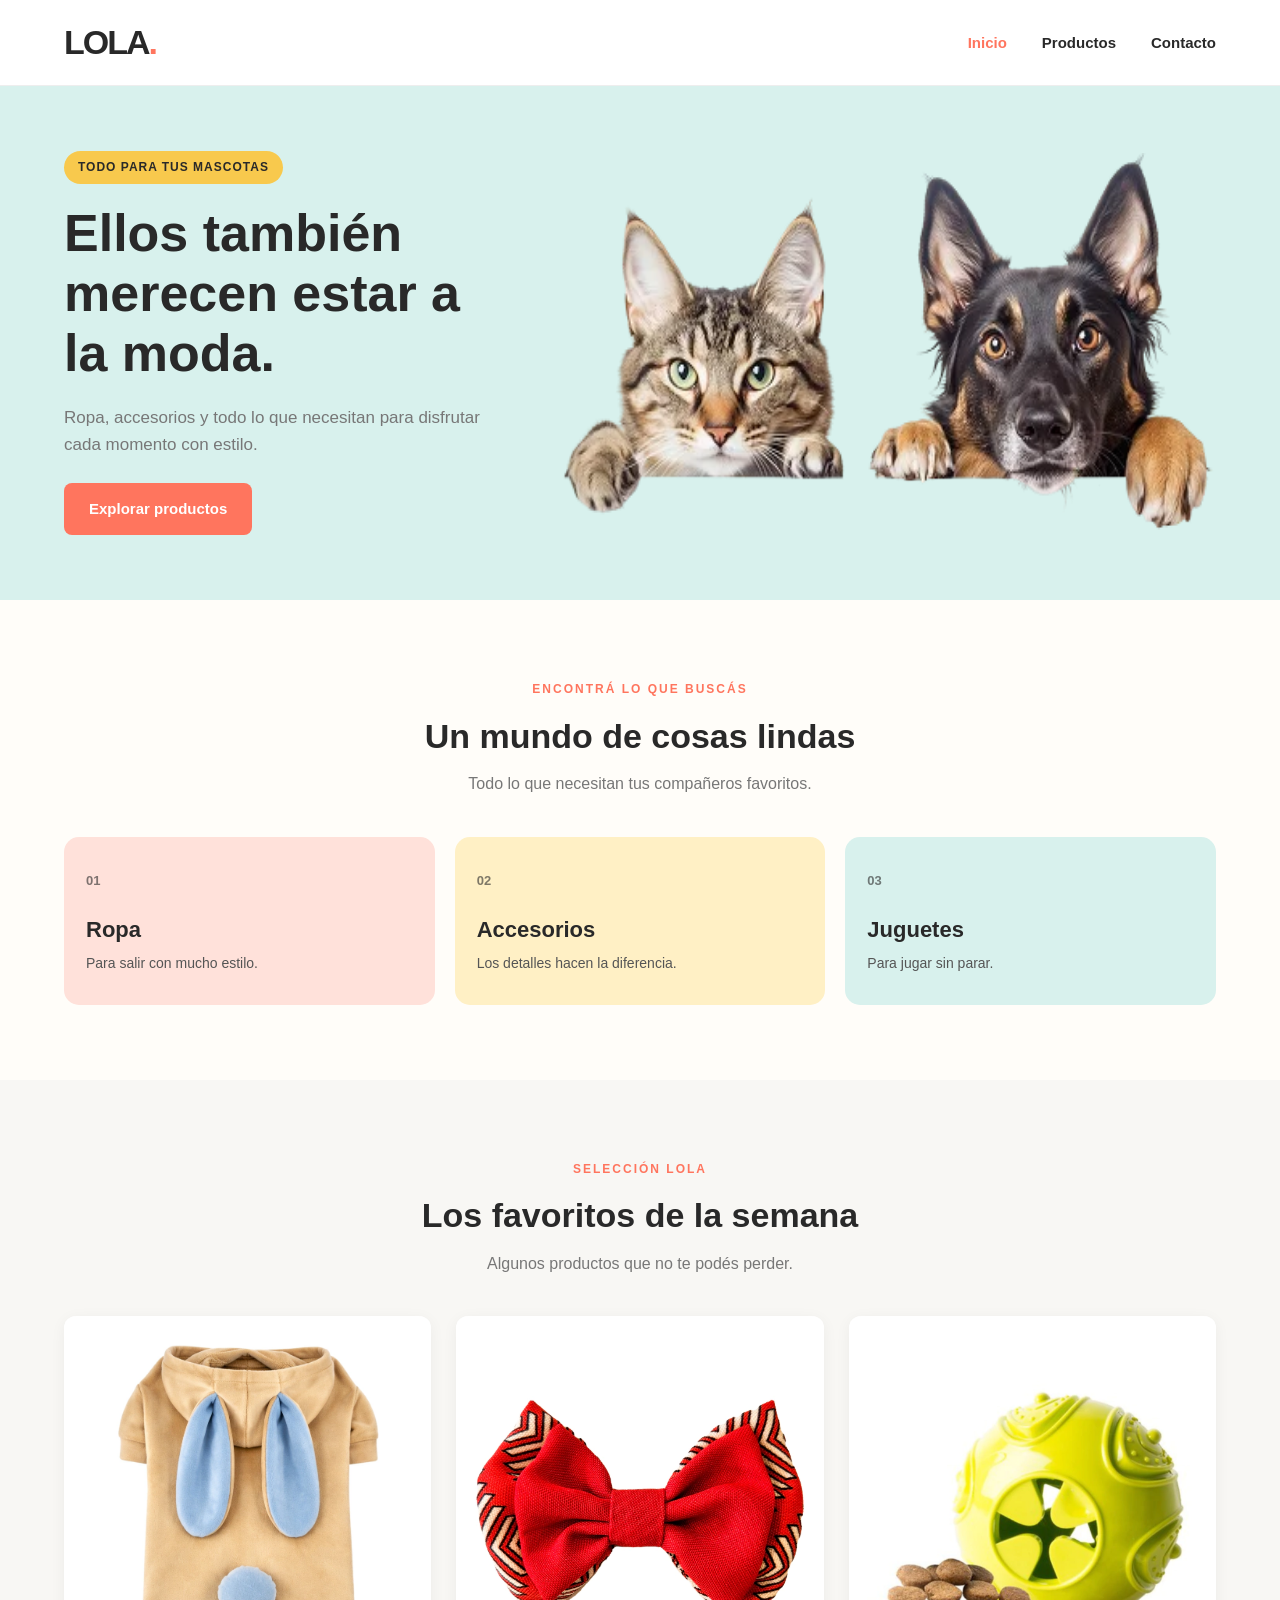
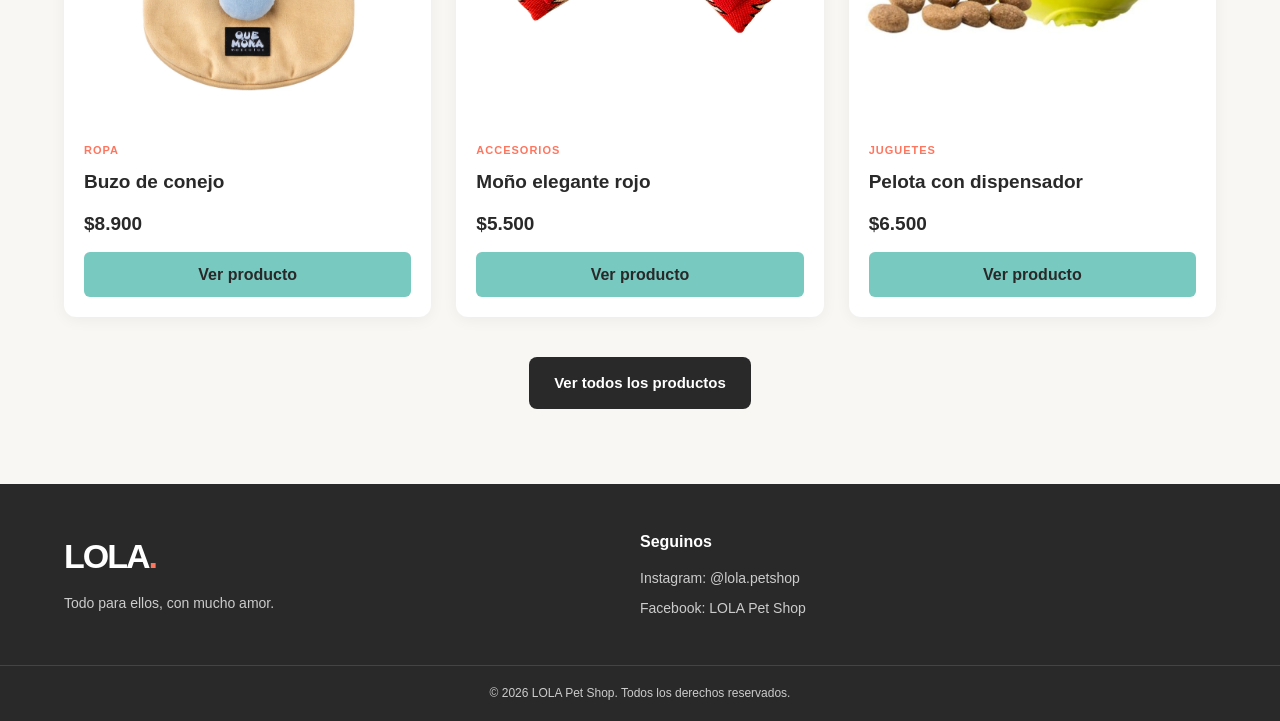
<file: index.html>
<!DOCTYPE html>
<html lang="es">
<head>
    <meta charset="UTF-8">
    <meta name="viewport" content="width=device-width, initial-scale=1.0">
    <title>LOLA | Tienda para mascotas</title>
    <link rel="stylesheet" href="estilos.css">
</head>

<body>

    <!-- ENCABEZADO -->
    <header>
        <div class="contenedor encabezado">

            <a href="index.html" class="logo">LOLA<span>.</span></a>

            <nav>
                <ul class="menu">
                    <li><a href="index.html" class="activo">Inicio</a></li>
                    <li><a href="productos.html">Productos</a></li>
                    <li><a href="contacto.html">Contacto</a></li>
                </ul>
            </nav>

        </div>
    </header>


    <main>

        <!-- BANNER PRINCIPAL -->
        <section class="banner">
            <div class="contenedor banner-contenido">

                <div class="banner-texto">
                    <span class="etiqueta">TODO PARA TUS MASCOTAS</span>

                    <h1>Ellos también merecen estar a la moda.</h1>

                    <p>
                        Ropa, accesorios y todo lo que necesitan
                        para disfrutar cada momento con estilo.
                    </p>

                    <a href="productos.html" class="boton">
                        Explorar productos
                    </a>
                </div>

                <div class="banner-imagen">
                    <img src="img/cat-dog.webp" alt="Perro y gato con accesorios">
                </div>

            </div>
        </section>


        <!-- CATEGORÍAS -->
        <section class="seccion contenedor">

            <div class="titulo-seccion">
                <span class="subtitulo">ENCONTRÁ LO QUE BUSCÁS</span>
                <h2>Un mundo de cosas lindas</h2>
                <p>Todo lo que necesitan tus compañeros favoritos.</p>
            </div>

            <div class="categorias">

                <a href="productos.html#ropa" class="categoria categoria-coral">
                    <span class="categoria-icono">01</span>
                    <h3>Ropa</h3>
                    <p>Para salir con mucho estilo.</p>
                </a>

                <a href="productos.html#accesorios" class="categoria categoria-amarillo">
                    <span class="categoria-icono">02</span>
                    <h3>Accesorios</h3>
                    <p>Los detalles hacen la diferencia.</p>
                </a>

                <a href="productos.html#juguetes" class="categoria categoria-turquesa">
                    <span class="categoria-icono">03</span>
                    <h3>Juguetes</h3>
                    <p>Para jugar sin parar.</p>
                </a>

            </div>

        </section>


        <!-- PRODUCTOS DESTACADOS -->
        <section class="seccion destacados">

            <div class="contenedor">

                <div class="titulo-seccion">
                    <span class="subtitulo">SELECCIÓN LOLA</span>
                    <h2>Los favoritos de la semana</h2>
                    <p>Algunos productos que no te podés perder.</p>
                </div>

                <div class="productos-grid">

                    <article class="producto">
                        <img src="img/Conejo.webp" alt="Buzo de conejo">

                        <div class="producto-info">
                            <span class="categoria-producto">ROPA</span>
                            <h3>Buzo de conejo</h3>
                            <p class="precio">$8.900</p>
                            <a href="productos.html" class="boton-producto">
                                Ver producto
                            </a>
                        </div>
                    </article>

                    <article class="producto">
                        <img src="img/Moño.webp" alt="Moño para mascotas">

                        <div class="producto-info">
                            <span class="categoria-producto">ACCESORIOS</span>
                            <h3>Moño elegante rojo</h3>
                            <p class="precio">$5.500</p>
                            <a href="productos.html" class="boton-producto">
                                Ver producto
                            </a>
                        </div>
                    </article>

                    <article class="producto">
                        <img src="img/Pelota con dispensador.webp" alt="Pelota con dispensador">

                        <div class="producto-info">
                            <span class="categoria-producto">JUGUETES</span>
                            <h3>Pelota con dispensador</h3>
                            <p class="precio">$6.500</p>
                            <a href="productos.html" class="boton-producto">
                                Ver producto
                            </a>
                        </div>
                    </article>

                </div>

                <div class="centrar">
                    <a href="productos.html" class="boton boton-secundario">
                        Ver todos los productos
                    </a>
                </div>

            </div>

        </section>


    </main>


    <!-- PIE DE PÁGINA -->
    <footer>
        <div class="contenedor footer-contenido">

            <div>
                <a href="index.html" class="logo logo-footer">LOLA<span>.</span></a>
                <p>Todo para ellos, con mucho amor.</p>
            </div>

            <div>
                <h3>Seguinos</h3>
                <p>Instagram: <a href="https://www.instagram.com" target="_blank">@lola.petshop</a></p>
                <p>Facebook: <a href="https://www.facebook.com" target="_blank">LOLA Pet Shop</a></p>
            </div>

        </div>

        <div class="footer-final">
            <p>© 2026 LOLA Pet Shop. Todos los derechos reservados.</p>
        </div>
    </footer>

</body>
</html>
</file>
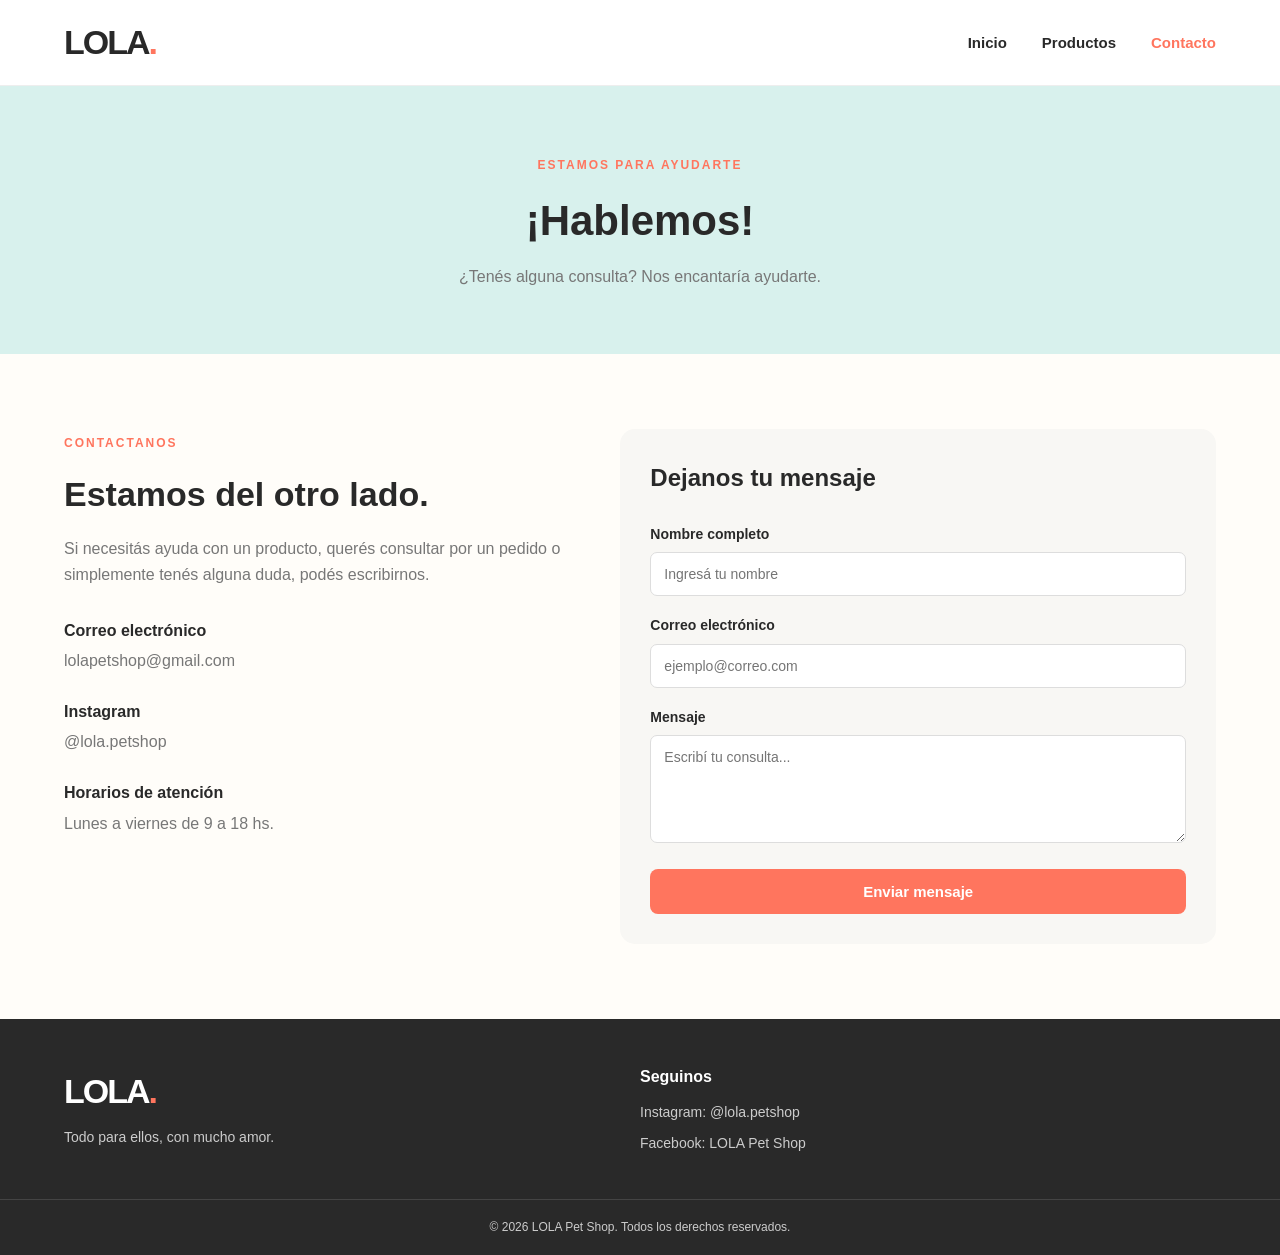
<file: contacto.html>
<!DOCTYPE html>
<html lang="es">
<head>
    <meta charset="UTF-8">
    <meta name="viewport" content="width=device-width, initial-scale=1.0">
    <title>Contacto | LOLA</title>
    <link rel="stylesheet" href="estilos.css">
</head>

<body>

    <header>
        <div class="contenedor encabezado">

            <a href="index.html" class="logo">LOLA<span>.</span></a>

            <nav>
                <ul class="menu">
                    <li><a href="index.html">Inicio</a></li>
                    <li><a href="productos.html">Productos</a></li>
                    <li><a href="contacto.html" class="activo">Contacto</a></li>
                </ul>
            </nav>


        </div>
    </header>


    <main>

        <section class="encabezado-pagina">
            <div class="contenedor">
                <span class="subtitulo">ESTAMOS PARA AYUDARTE</span>
                <h1>¡Hablemos!</h1>
                <p>¿Tenés alguna consulta? Nos encantaría ayudarte.</p>
            </div>
        </section>


        <section class="seccion contenedor contacto-contenido">

            <div class="contacto-info">

                <span class="subtitulo">CONTACTANOS</span>
                <h2>Estamos del otro lado.</h2>

                <p>
                    Si necesitás ayuda con un producto, querés consultar
                    por un pedido o simplemente tenés alguna duda,
                    podés escribirnos.
                </p>

                <div class="dato-contacto">
                    <h3>Correo electrónico</h3>
                    <p>lolapetshop@gmail.com</p>
                </div>

                <div class="dato-contacto">
                    <h3>Instagram</h3>
                    <p>@lola.petshop</p>
                </div>

                <div class="dato-contacto">
                    <h3>Horarios de atención</h3>
                    <p>Lunes a viernes de 9 a 18 hs.</p>
                </div>

            </div>


            <!-- FORMULARIO -->
            <div class="formulario-contenedor">

                <h2>Dejanos tu mensaje</h2>

                <form action="#" method="post">

                    <div class="campo">
                        <label for="nombre">Nombre completo</label>
                        <input
                            type="text"
                            id="nombre"
                            name="nombre"
                            placeholder="Ingresá tu nombre"
                            required
                        >
                    </div>

                    <div class="campo">
                        <label for="email">Correo electrónico</label>
                        <input
                            type="email"
                            id="email"
                            name="email"
                            placeholder="ejemplo@correo.com"
                            required
                        >
                    </div>


                    <div class="campo">
                        <label for="mensaje">Mensaje</label>
                        <textarea
                            id="mensaje"
                            name="mensaje"
                            rows="5"
                            placeholder="Escribí tu consulta..."
                            required
                        ></textarea>
                    </div>

                    <button type="submit" class="boton">
                        Enviar mensaje
                    </button>

                </form>

            </div>

        </section>

    </main>


    <footer>
        <div class="contenedor footer-contenido">

            <div>
                <a href="index.html" class="logo logo-footer">LOLA<span>.</span></a>
                <p>Todo para ellos, con mucho amor.</p>
            </div>

            <div>
                <h3>Seguinos</h3>
                <p>Instagram: <a href="https://www.instagram.com" target="_blank">@lola.petshop</a></p>
                <p>Facebook: <a href="https://www.facebook.com" target="_blank">LOLA Pet Shop</a></p>
            </div>

        </div>

        <div class="footer-final">
            <p>© 2026 LOLA Pet Shop. Todos los derechos reservados.</p>
        </div>
    </footer>

</body>
</html>
</file>
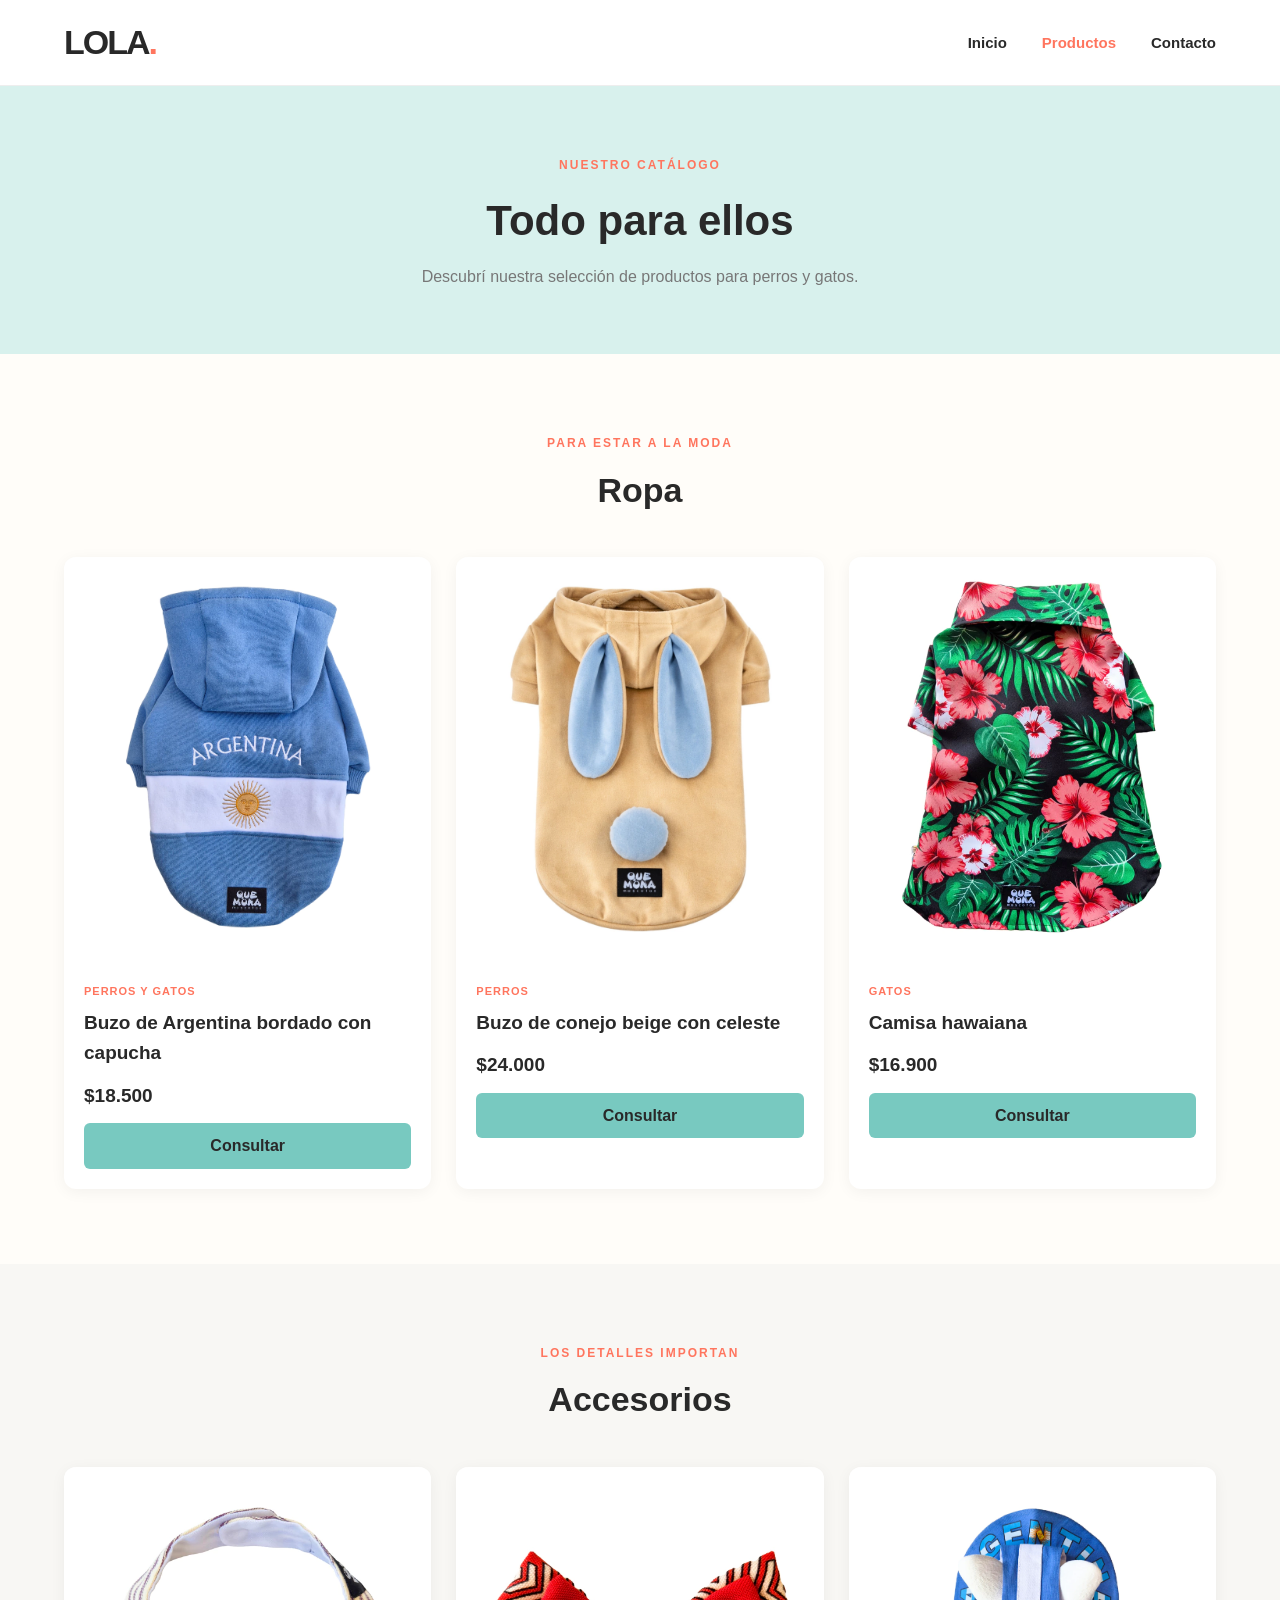
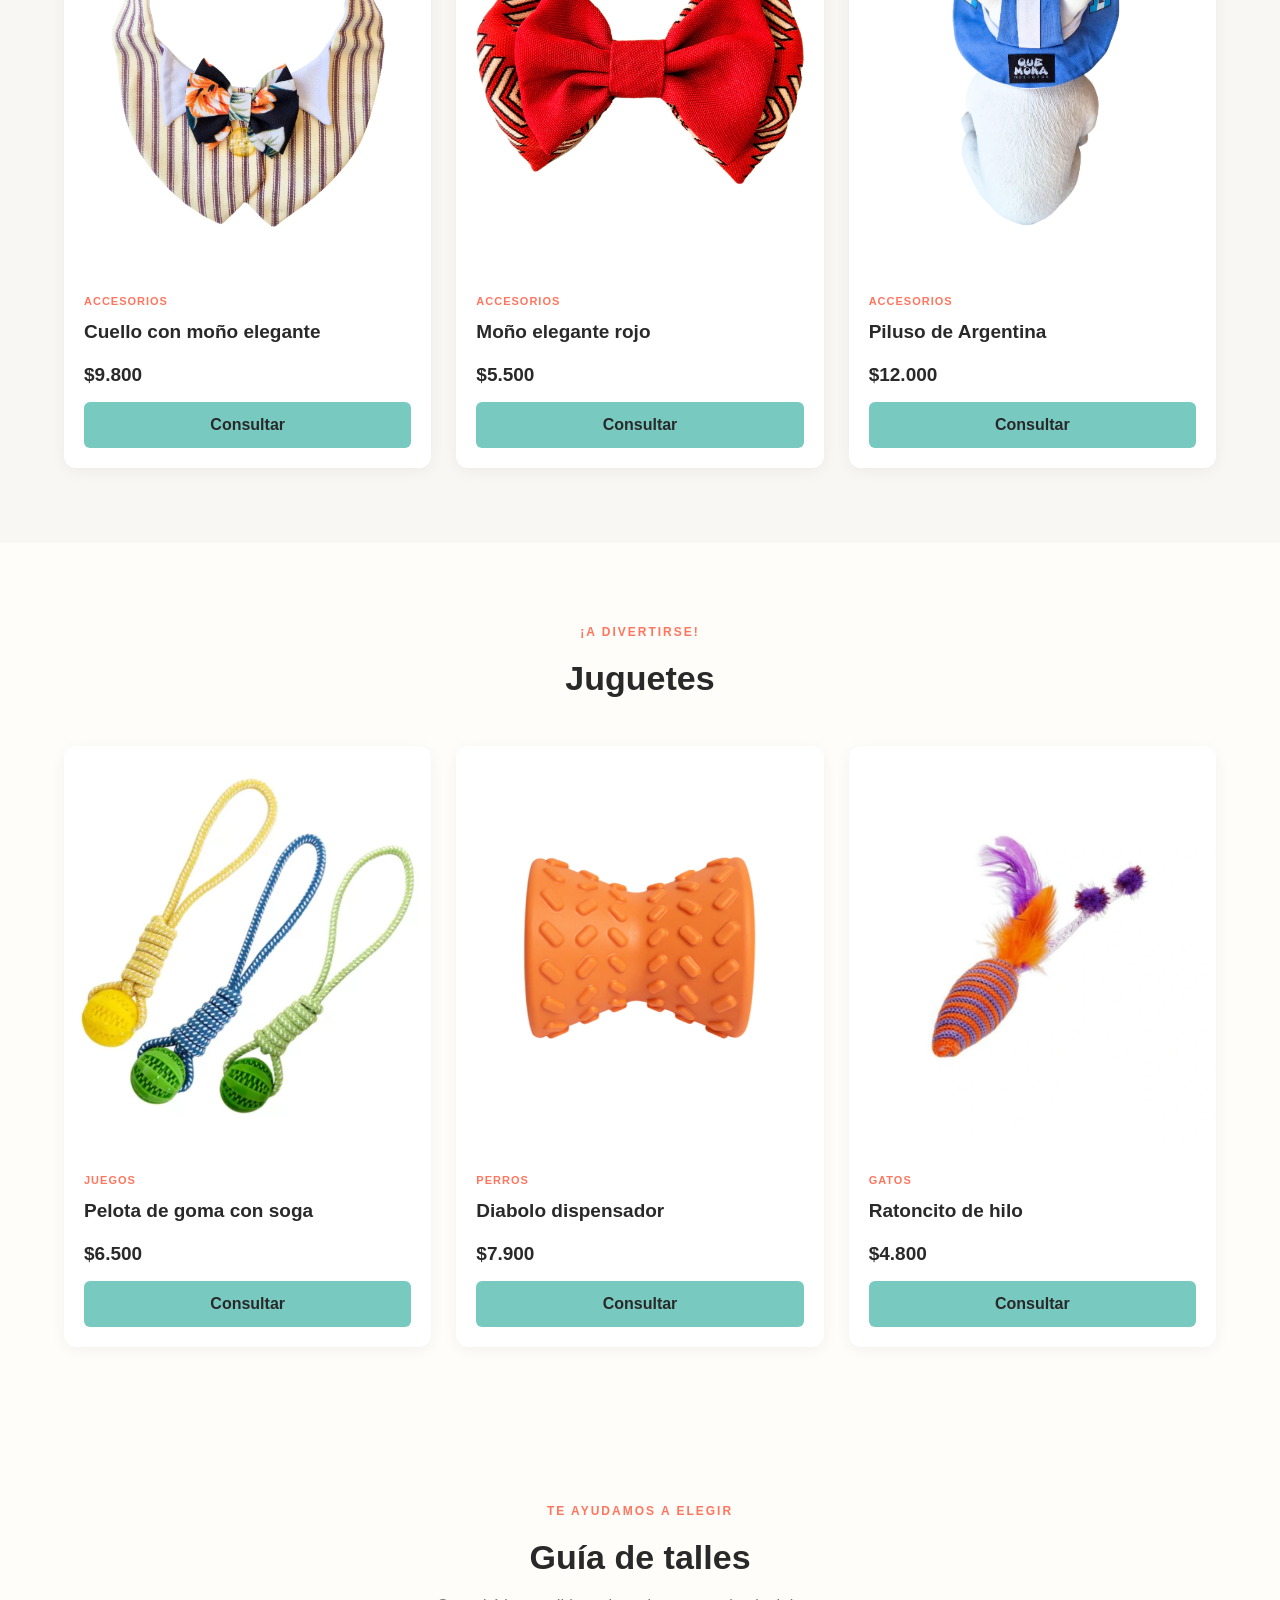
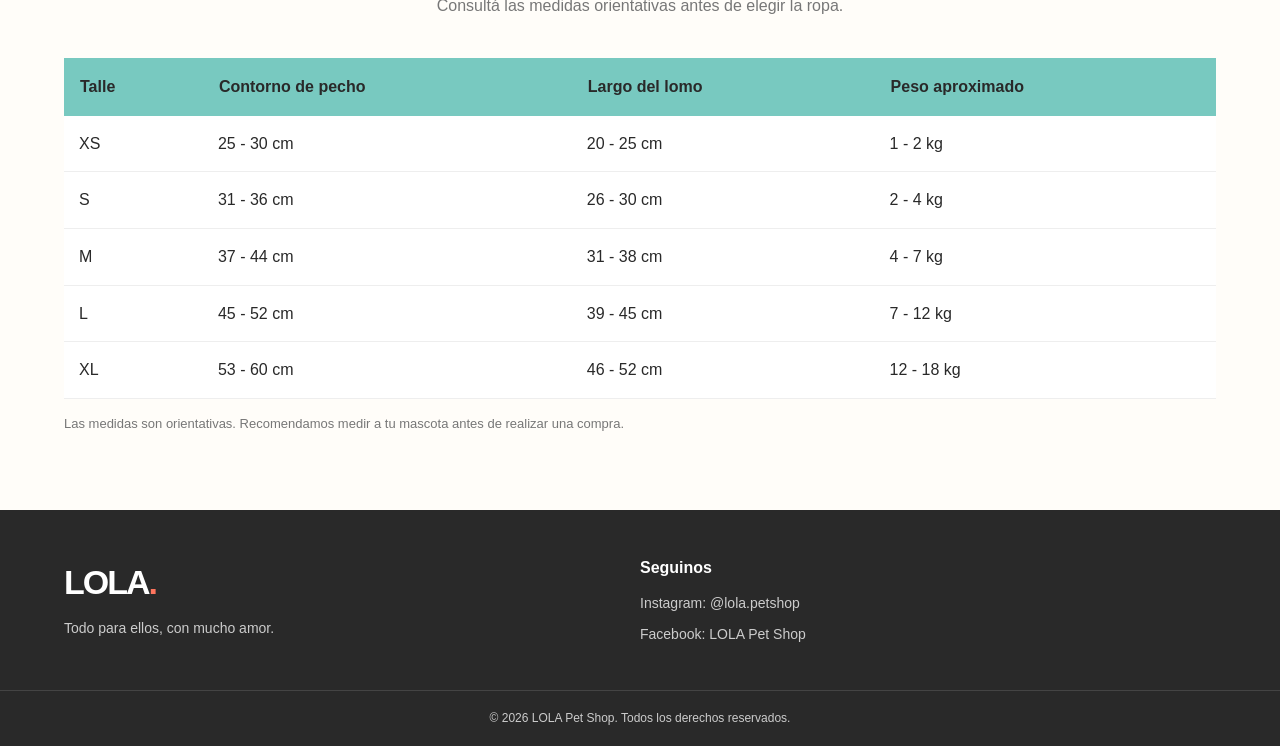
<file: productos.html>
<!DOCTYPE html>
<html lang="es">
<head>
    <meta charset="UTF-8">
    <meta name="viewport" content="width=device-width, initial-scale=1.0">
    <title>Productos | LOLA</title>
    <link rel="stylesheet" href="estilos.css">
</head>

<body>

    <header>
        <div class="contenedor encabezado">

            <a href="index.html" class="logo">LOLA<span>.</span></a>

            <nav>
                <ul class="menu">
                    <li><a href="index.html">Inicio</a></li>
                    <li><a href="productos.html" class="activo">Productos</a></li>
                    <li><a href="contacto.html">Contacto</a></li>
                </ul>
            </nav>

        

        </div>
    </header>


    <main>

        <section class="encabezado-pagina">
            <div class="contenedor">
                <span class="subtitulo">NUESTRO CATÁLOGO</span>
                <h1>Todo para ellos</h1>
                <p>Descubrí nuestra selección de productos para perros y gatos.</p>
            </div>
        </section>


        <!-- ROPA -->
        <section class="seccion contenedor" id="ropa">

            <div class="titulo-seccion">
                <span class="subtitulo">PARA ESTAR A LA MODA</span>
                <h2>Ropa</h2>
            </div>

            <div class="productos-grid">

                <article class="producto">
                    <img src="img/Arg.jpg" alt="Buzo de Argentina para mascotas">
                    <div class="producto-info">
                        <span class="categoria-producto">PERROS Y GATOS</span>
                        <h3>Buzo de Argentina bordado con capucha</h3>
                        <p class="precio">$18.500</p>
                        <a href="contacto.html" class="boton-producto">Consultar</a>
                    </div>
                </article>

                <article class="producto">
                    <img src="img/Conejo.webp" alt="Campera para mascotas">
                    <div class="producto-info">
                        <span class="categoria-producto">PERROS</span>
                        <h3>Buzo de conejo beige con celeste</h3>
                        <p class="precio">$24.000</p>
                        <a href="contacto.html" class="boton-producto">Consultar</a>
                    </div>
                </article>

                <article class="producto">
                    <img src="img/Hawai.webp" alt="Prenda para gatos">
                    <div class="producto-info">
                        <span class="categoria-producto">GATOS</span>
                        <h3>Camisa hawaiana</h3>
                        <p class="precio">$16.900</p>
                        <a href="contacto.html" class="boton-producto">Consultar</a>
                    </div>
                </article>

            </div>

        </section>


        <!-- ACCESORIOS -->
        <section class="seccion destacados" id="accesorios">

            <div class="contenedor">

                <div class="titulo-seccion">
                    <span class="subtitulo">LOS DETALLES IMPORTAN</span>
                    <h2>Accesorios</h2>
                </div>

                <div class="productos-grid">

                    <article class="producto">
                        <img src="img/Cuello.webp" alt="Cuello">
                        <div class="producto-info">
                            <span class="categoria-producto">ACCESORIOS</span>
                            <h3>Cuello con moño elegante</h3>
                            <p class="precio">$9.800</p>
                            <a href="contacto.html" class="boton-producto">Consultar</a>
                        </div>
                    </article>

                    <article class="producto">
                        <img src="img/Moño.webp" alt="Moño">
                        <div class="producto-info">
                            <span class="categoria-producto">ACCESORIOS</span>
                            <h3>Moño elegante rojo</h3>
                            <p class="precio">$5.500</p>
                            <a href="contacto.html" class="boton-producto">Consultar</a>
                        </div>
                    </article>

                    <article class="producto">
                        <img src="img/Piluso.webp" alt="Piluso">
                        <div class="producto-info">
                            <span class="categoria-producto">ACCESORIOS</span>
                            <h3>Piluso de Argentina</h3>
                            <p class="precio">$12.000</p>
                            <a href="contacto.html" class="boton-producto">Consultar</a>
                        </div>
                    </article>

                </div>

            </div>

        </section>


        <!-- JUGUETES -->
        <section class="seccion contenedor" id="juguetes">

            <div class="titulo-seccion">
                <span class="subtitulo">¡A DIVERTIRSE!</span>
                <h2>Juguetes</h2>
            </div>

            <div class="productos-grid">

                <article class="producto">
                    <img src="img/Pelota de goma.webp" alt="Pelota de goma">
                    <div class="producto-info">
                        <span class="categoria-producto">JUEGOS</span>
                        <h3>Pelota de goma con soga</h3>
                        <p class="precio">$6.500</p>
                        <a href="contacto.html" class="boton-producto">Consultar</a>
                    </div>
                </article>

                <article class="producto">
                    <img src="img/Diabolo.webp" alt="Diabolo dispensador">
                    <div class="producto-info">
                        <span class="categoria-producto">PERROS</span>
                        <h3>Diabolo dispensador</h3>
                        <p class="precio">$7.900</p>
                        <a href="contacto.html" class="boton-producto">Consultar</a>
                    </div>
                </article>

                <article class="producto">
                    <img src="img/Ratoncita de hilo.webp" alt="Ratoncito de hilo">
                    <div class="producto-info">
                        <span class="categoria-producto">GATOS</span>
                        <h3>Ratoncito de hilo</h3>
                        <p class="precio">$4.800</p>
                        <a href="contacto.html" class="boton-producto">Consultar</a>
                    </div>
                </article>

            </div>

        </section>



        <!-- TABLA DE TALLES -->
        <section class="seccion contenedor">

            <div class="titulo-seccion">
                <span class="subtitulo">TE AYUDAMOS A ELEGIR</span>
                <h2>Guía de talles</h2>
                <p>Consultá las medidas orientativas antes de elegir la ropa.</p>
            </div>

            <div class="tabla-contenedor">
                <table>
                    <thead>
                        <tr>
                            <th>Talle</th>
                            <th>Contorno de pecho</th>
                            <th>Largo del lomo</th>
                            <th>Peso aproximado</th>
                        </tr>
                    </thead>

                    <tbody>
                        <tr>
                            <td>XS</td>
                            <td>25 - 30 cm</td>
                            <td>20 - 25 cm</td>
                            <td>1 - 2 kg</td>
                        </tr>

                        <tr>
                            <td>S</td>
                            <td>31 - 36 cm</td>
                            <td>26 - 30 cm</td>
                            <td>2 - 4 kg</td>
                        </tr>

                        <tr>
                            <td>M</td>
                            <td>37 - 44 cm</td>
                            <td>31 - 38 cm</td>
                            <td>4 - 7 kg</td>
                        </tr>

                        <tr>
                            <td>L</td>
                            <td>45 - 52 cm</td>
                            <td>39 - 45 cm</td>
                            <td>7 - 12 kg</td>
                        </tr>

                        <tr>
                            <td>XL</td>
                            <td>53 - 60 cm</td>
                            <td>46 - 52 cm</td>
                            <td>12 - 18 kg</td>
                        </tr>
                    </tbody>
                </table>
            </div>

            <p class="nota-talles">
                Las medidas son orientativas. Recomendamos medir a tu mascota
                antes de realizar una compra.
            </p>

        </section>

    </main>


    <footer>
        <div class="contenedor footer-contenido">

            <div>
                <a href="index.html" class="logo logo-footer">LOLA<span>.</span></a>
                <p>Todo para ellos, con mucho amor.</p>
            </div>
        
            <div>
                <h3>Seguinos</h3>
                <p>Instagram: <a href="https://www.instagram.com" target="_blank">@lola.petshop</a></p>
                <p>Facebook: <a href="https://www.facebook.com" target="_blank">LOLA Pet Shop</a></p>
            </div>

        </div>

        <div class="footer-final">
            <p>© 2026 LOLA Pet Shop. Todos los derechos reservados.</p>
        </div>
    </footer>

</body>
</html>
</file>
<file: estilos.css>
/* -ESTILOS GENERALES- */

* {
    margin: 0;
    padding: 0;
    box-sizing: border-box;
}

html {
    scroll-behavior: smooth;
}

body {
    font-family: Arial, Helvetica, sans-serif;
    color: #292929;
    background-color: #fffdf9;
    line-height: 1.6;
}

:root {
    --coral: #ff755e;
    --amarillo: #f8c94d;
    --turquesa: #78c9c0;
    --lila: #b59adb;
    --oscuro: #292929;
    --gris: #777777;
    --fondo: #fffdf9;
}

.contenedor {
    width: 90%;
    max-width: 1200px;
    margin: 0 auto;
}

a {
    text-decoration: none;
    color: inherit;
}

img {
    max-width: 100%;
    display: block;
}


/*-ENCABEZADO Y NAVEGACIÓN-*/

header {
    background-color: white;
    border-bottom: 1px solid #eeeeee;
    position: sticky;
    top: 0;
    z-index: 100;
}

.encabezado {
    min-height: 85px;
    display: flex;
    align-items: center;
    justify-content: space-between;
    gap: 20px;
}

.logo {
    font-size: 34px;
    font-weight: 900;
    letter-spacing: -2px;
    color: var(--oscuro);
}

.logo span {
    color: var(--coral);
}

.menu {
    display: flex;
    align-items: center;
    gap: 35px;
    list-style: none;
}

.menu a {
    font-size: 15px;
    font-weight: bold;
    transition: color 0.3s ease;
}

.menu a:hover,
.menu a.activo {
    color: var(--coral);
}


/*-BOTONES-*/

.boton {
    display: inline-block;
    background-color: var(--coral);
    color: white;
    padding: 14px 25px;
    border-radius: 8px;
    font-size: 15px;
    font-weight: bold;
    border: none;
    cursor: pointer;
    transition: background-color 0.3s ease,
                transform 0.3s ease;
}

.boton:hover {
    background-color: #ed604b;
    transform: translateY(-3px);
}

.boton-secundario {
    background-color: var(--oscuro);
}

.boton-secundario:hover {
    background-color: #444444;
}

.boton-oscuro {
    background-color: var(--oscuro);
}

.boton-oscuro:hover {
    background-color: #444444;
}

.boton-producto {
    display: block;
    background-color: var(--turquesa);
    color: var(--oscuro);
    padding: 10px;
    text-align: center;
    border-radius: 6px;
    font-weight: bold;
    transition: background-color 0.3s ease;
}

.boton-producto:hover {
    background-color: #58b5aa;
}


/*-BANNER PRINCIPAL-*/

.banner {
    background-color: #d8f1ed;
    padding: 65px 0;
}

.banner-contenido {
    display: flex;
    align-items: center;
    justify-content: space-between;
    gap: 50px;
}

.banner-texto {
    flex: 1;
}

.etiqueta {
    display: inline-block;
    background-color: var(--amarillo);
    padding: 7px 14px;
    border-radius: 20px;
    font-size: 12px;
    font-weight: bold;
    letter-spacing: 1px;
}

.banner h1 {
    font-size: 52px;
    line-height: 1.15;
    margin: 20px 0;
    max-width: 550px;
}

.banner-texto p {
    color: var(--gris);
    font-size: 17px;
    margin-bottom: 25px;
    max-width: 470px;
}

.banner-imagen {
    flex: 1.5;
}

.banner-imagen img {
    width: 100%;
    height: 380px;
    display: block;
}


/*-SECCIONES Y TÍTULOS-*/

.seccion {
    padding-top: 75px;
    padding-bottom: 75px;
}

.titulo-seccion {
    text-align: center;
    margin-bottom: 40px;
}

.subtitulo {
    color: var(--coral);
    font-size: 12px;
    font-weight: bold;
    letter-spacing: 2px;
}

.titulo-seccion h2,
.contacto-info h2 {
    font-size: 34px;
    margin: 8px 0;
}

.titulo-seccion p {
    color: var(--gris);
}

.centrar {
    text-align: center;
    margin-top: 40px;
}


/*-CATEGORÍAS-*/
   

.categorias {
    display: grid;
    grid-template-columns: repeat(3, 1fr);
    gap: 20px;
}

.categoria {
    padding: 30px 22px;
    border-radius: 15px;
    transition: transform 0.3s ease;
}

.categoria:hover {
    transform: translateY(-6px);
}

.categoria-coral {
    background-color: #ffe1da;
}

.categoria-amarillo {
    background-color: #fff0c5;
}

.categoria-turquesa {
    background-color: #d8f1ed;
}


.categoria-icono {
    font-size: 13px;
    font-weight: bold;
    opacity: 0.6;
}

.categoria h3 {
    font-size: 22px;
    margin-top: 20px;
}

.categoria p {
    font-size: 14px;
    color: #555555;
    margin-top: 5px;
}


/*-PRODUCTOS-*/

.destacados {
    background-color: #f8f7f4;
}

.productos-grid {
    display: grid;
    grid-template-columns: repeat(3, 1fr);
    gap: 25px;
}

.producto {
    background-color: white;
    border-radius: 12px;
    overflow: hidden;
    box-shadow: 0 3px 15px rgba(0, 0, 0, 0.05);
    transition: transform 0.3s ease,
                box-shadow 0.3s ease;
}

.producto:hover {
    transform: translateY(-6px);
    box-shadow: 0 8px 20px rgba(0, 0, 0, 0.10);
}

.producto img {
    width: 100%;
    height: 400px;
    object-fit: cover;
}

.producto-info {
    padding: 20px;
}

.categoria-producto {
    color: var(--coral);
    font-size: 11px;
    font-weight: bold;
    letter-spacing: 1px;
}

.producto-info h3 {
    font-size: 19px;
    margin: 5px 0;
}

.precio {
    font-size: 19px;
    font-weight: bold;
    margin: 12px 0;
}




/*-ENCABEZADOS DE PÁGINAS-*/

.encabezado-pagina {
    background-color: #d8f1ed;
    padding: 65px 0;
    text-align: center;
}

.encabezado-pagina h1 {
    font-size: 42px;
    margin: 10px 0;
}

.encabezado-pagina p {
    color: var(--gris);
}


/*-TABLA DE TALLES-*/

.tabla-contenedor {
    overflow-x: auto;
}

table {
    width: 100%;
    border-collapse: collapse;
    background-color: white;
}

th {
    background-color: var(--turquesa);
    color: var(--oscuro);
    padding: 16px;
    text-align: left;
}

td {
    padding: 15px;
    border-bottom: 1px solid #eeeeee;
}

tbody tr:hover {
    background-color: #f8f7f4;
}

.nota-talles {
    font-size: 13px;
    color: var(--gris);
    margin-top: 15px;
}


/*-CONTACTO Y FORMULARIO-*/

.contacto-contenido {
    display: grid;
    grid-template-columns: 1fr 1.2fr;
    gap: 60px;
    align-items: start;
}

.contacto-info h2 {
    margin-top: 12px;
}

.contacto-info > p {
    color: var(--gris);
    margin: 15px 0 30px;
}

.dato-contacto {
    margin-top: 25px;
}

.dato-contacto h3 {
    font-size: 16px;
    margin-bottom: 5px;
}

.dato-contacto p {
    color: var(--gris);
}

.formulario-contenedor {
    background-color: #f8f7f4;
    padding: 30px;
    border-radius: 15px;
}

.formulario-contenedor h2 {
    margin-bottom: 25px;
    font-size: 24px;
}

.campo {
    margin-bottom: 18px;
}

.campo label {
    display: block;
    font-weight: bold;
    font-size: 14px;
    margin-bottom: 7px;
}

.campo input,
.campo select,
.campo textarea {
    width: 100%;
    padding: 13px;
    border: 1px solid #dddddd;
    border-radius: 7px;
    font-family: inherit;
    font-size: 14px;
    background-color: white;
}

.campo input:focus,
.campo select:focus,
.campo textarea:focus {
    outline: none;
    border-color: var(--coral);
}

.campo textarea {
    resize: vertical;
}

.formulario-contenedor button {
    width: 100%;
}


/*-PIE DE PÁGINA-*/

footer {
    background-color: var(--oscuro);
    color: white;
}

.footer-contenido {
    display: grid;
    grid-template-columns: 2fr 1fr 1fr;
    gap: 40px;
    padding-top: 45px;
    padding-bottom: 45px;
}

.logo-footer {
    color: white;
}

.footer-contenido p {
    color: #cccccc;
    font-size: 14px;
    margin-top: 8px;
}

.footer-contenido h3 {
    margin-bottom: 12px;
    font-size: 16px;
}

.footer-contenido > div > a:not(.logo) {
    display: block;
    color: #cccccc;
    font-size: 14px;
    margin-bottom: 7px;
}

.footer-contenido a:hover {
    color: var(--amarillo);
}

.footer-final {
    border-top: 1px solid #444444;
    text-align: center;
    padding: 18px;
}

.footer-final p {
    color: #cccccc;
    font-size: 12px;
}


/*-DISEÑO RESPONSIVE-*/

@media (max-width: 900px) {

    .categorias {
        grid-template-columns: repeat(2, 1fr);
    }

    .banner h1 {
        font-size: 40px;
    }

    .banner-contenido {
        gap: 25px;
    }

    .banner-imagen img {
        height: auto;
        max-height: 300px;
        object-fit: cover;
    }

    .productos-grid {
        grid-template-columns: repeat(2, 1fr);
    }

    .contacto-contenido {
        gap: 30px;
    }

}


@media (max-width: 600px) {

    .encabezado {
        flex-wrap: wrap;
        justify-content: center;
        padding: 8px 0;
        gap: 5px;
    }

    .logo {
        width: 100%;
        text-align: center;
    }

    .menu {
        gap: 18px;
    }

    .menu a {
        font-size: 13px;
    }

    .boton-chico {
        display: none;
    }

    .banner {
        padding: 40px 0;
    }

    .banner-contenido {
        flex-direction: column;
        text-align: center;
    }

    .banner h1 {
        font-size: 36px;
    }

    .banner-texto p {
        margin-left: auto;
        margin-right: auto;
    }

    .banner-imagen img {
        height: auto;
        width: 100%;
        max-height: none;
        object-fit: cover;
    }

    .seccion {
        padding-top: 50px;
        padding-bottom: 50px;
    }

    .titulo-seccion h2 {
        font-size: 27px;
    }

    .categorias {
        grid-template-columns: auto;
        gap: 15px;
    }

    .categoria {
        padding: 20px 15px;
    }

    .categoria h3 {
        font-size: 19px;
    }

    .categoria p {
        font-size: 12px;
    }

    .productos-grid {
        grid-template-columns: 1fr;
    }

    .producto img {
        height: auto;   
        object-fit: contain;
    }
    .encabezado-pagina {
        padding: 45px 0;
    }

    .encabezado-pagina h1 {
        font-size: 34px;
    }

    .contacto-contenido {
        grid-template-columns: 1fr;
    }

    .formulario-contenedor {
        padding: 22px;
    }

    .footer-contenido {
        grid-template-columns: 1fr;
        gap: 25px;
        text-align: center;
    }

}
</file>
